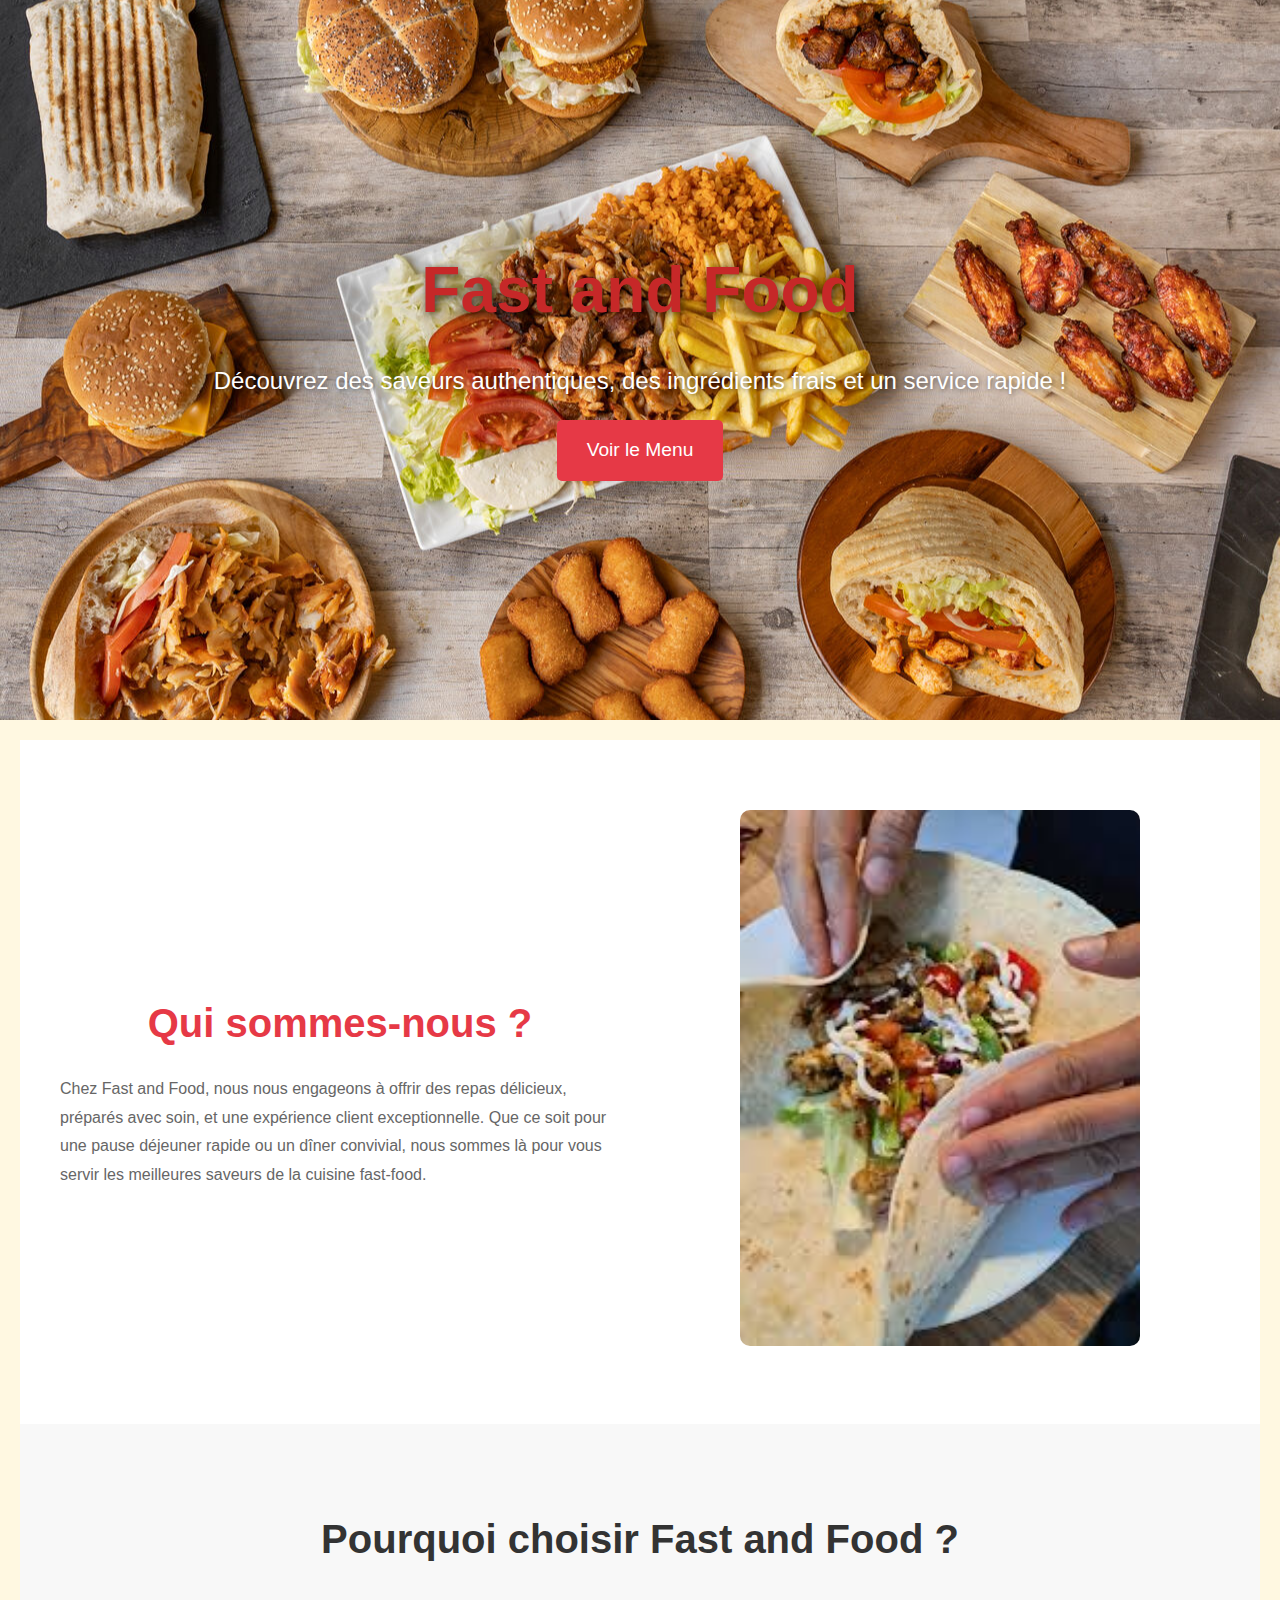
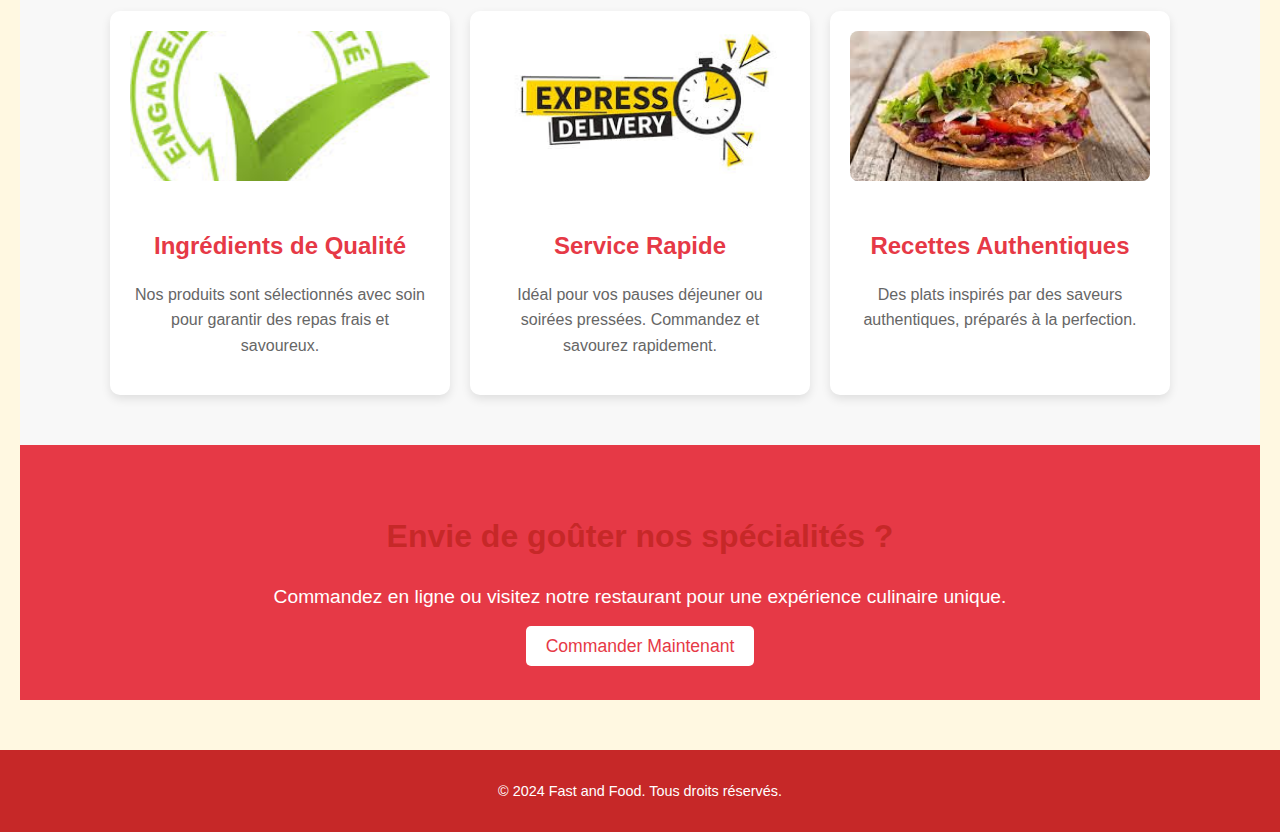
<file: index.html>
<!DOCTYPE html>
<html lang="fr">
<head>
    <meta charset="UTF-8">
    <meta name="viewport" content="width=device-width, initial-scale=1.0">
    <title>Fast and Food - Accueil</title>
    <link rel="stylesheet" href="style.css">
</head>
<body>
    <header class="hero">
        <div class="hero-content">
            <h1>Fast and Food </h1>
            <p>Découvrez des saveurs authentiques, des ingrédients frais et un service rapide !</p>
            <a href="menu.html" class="btn-primary">Voir le Menu</a>
        </div>
    </header>

    <main>
        <!-- Section À propos -->
        <section class="about">
            <div class="about-content">
                <h2>Qui sommes-nous ?</h2>
                <p>Chez Fast and Food, nous nous engageons à offrir des repas délicieux, préparés avec soin, et une expérience client exceptionnelle. Que ce soit pour une pause déjeuner rapide ou un dîner convivial, nous sommes là pour vous servir les meilleures saveurs de la cuisine fast-food.</p>
            </div>
            <div class="about-image">
                <img src="Prep kebab.JPG" alt="Préparation de Kebab">
            </div>
        </section>

        <!-- Section Points Forts -->
        <section class="features">
            <h2>Pourquoi choisir Fast and Food ?</h2>
            <div class="features-grid">
                <div class="feature">
                    <img src="Qualité.JPG" alt="Ingrédients frais">
                    <h3>Ingrédients de Qualité</h3>
                    <p>Nos produits sont sélectionnés avec soin pour garantir des repas frais et savoureux.</p>
                </div>
                <div class="feature">
                    <img src="Service rapide.JPG" alt="Service rapide">
                    <h3>Service Rapide</h3>
                    <p>Idéal pour vos pauses déjeuner ou soirées pressées. Commandez et savourez rapidement.</p>
                </div>
                <div class="feature">
                    <img src="Kebab authentique.JPG" alt="Recettes uniques">
                    <h3>Recettes Authentiques</h3>
                    <p>Des plats inspirés par des saveurs authentiques, préparés à la perfection.</p>
                </div>
            </div>
        </section>

        <!-- Section Appel à l'action -->
        <section class="cta">
            <h2>Envie de goûter nos spécialités ?</h2>
            <p>Commandez en ligne ou visitez notre restaurant pour une expérience culinaire unique.</p>
            <a href="menu.html" class="btn-secondary">Commander Maintenant</a>
        </section>
    </main>

    <footer>
        <p>&copy; 2024 Fast and Food. Tous droits réservés.</p>
    </footer>
</body>
</html>
</file>
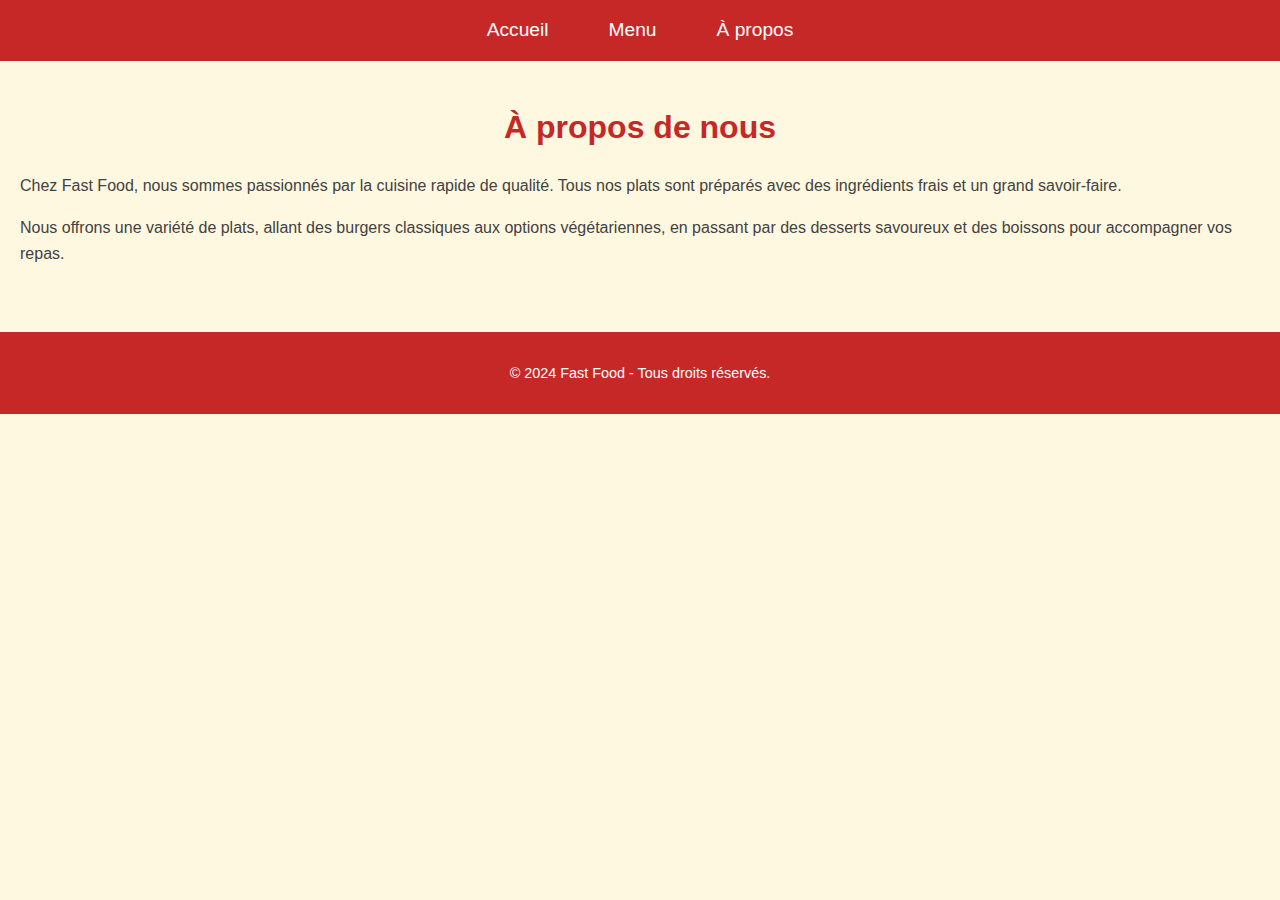
<file: about.html>
<!DOCTYPE html>
<html lang="fr">
<head>
    <meta charset="UTF-8">
    <meta name="viewport" content="width=device-width, initial-scale=1.0">
    <title>Fast and Food - À propos</title>
    <link rel="stylesheet" href="style.css">
</head>
<body>
    <header>
        <nav>
            <ul>
                <li><a href="index.html">Accueil</a></li>
                <li><a href="menu.html">Menu</a></li>
                <li><a href="about.html">À propos</a></li>
            </ul>
        </nav>
    </header>

    <main>
        <section>
            <h1>À propos de nous</h1>
            <p>Chez Fast Food, nous sommes passionnés par la cuisine rapide de qualité. Tous nos plats sont préparés avec des ingrédients frais et un grand savoir-faire.</p>
            <p>Nous offrons une variété de plats, allant des burgers classiques aux options végétariennes, en passant par des desserts savoureux et des boissons pour accompagner vos repas.</p>
        </section>
    </main>

    <footer>
        <p>&copy; 2024 Fast Food - Tous droits réservés.</p>
    </footer>
</body>
</html>
</file>
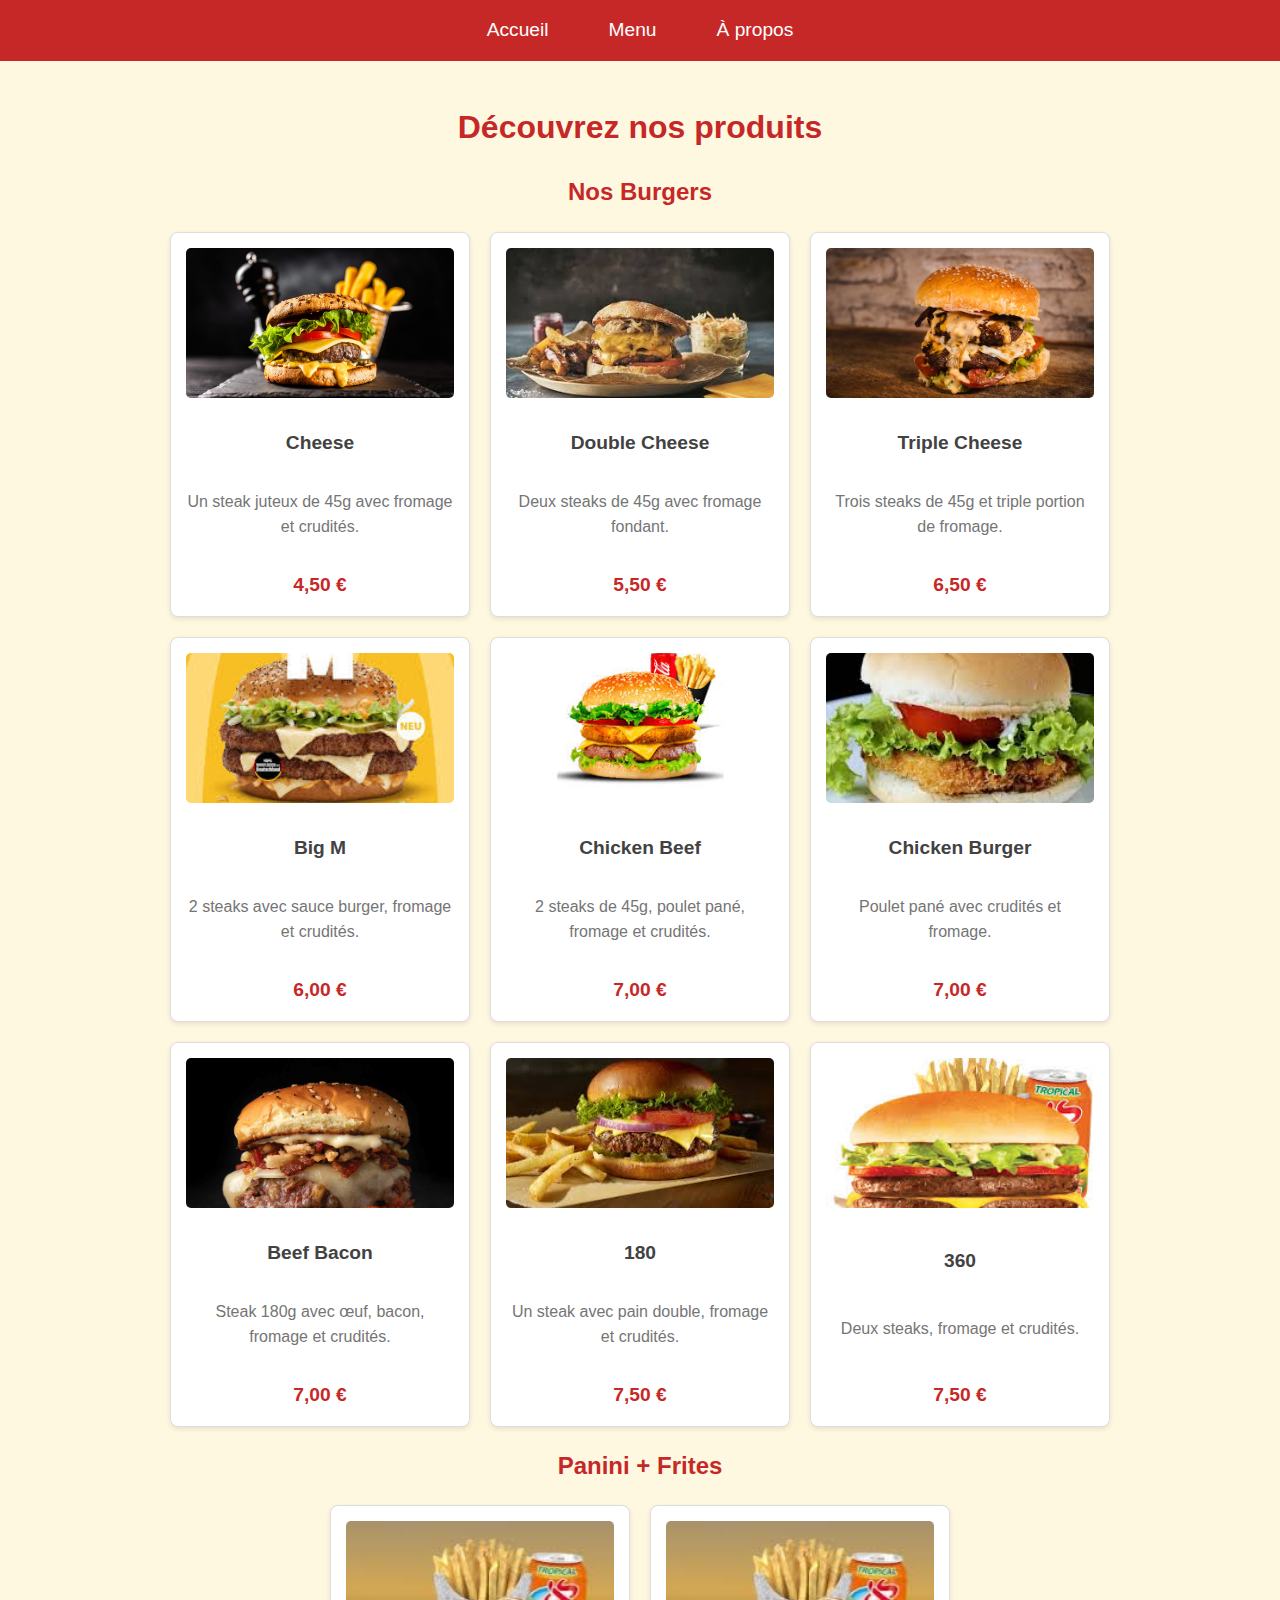
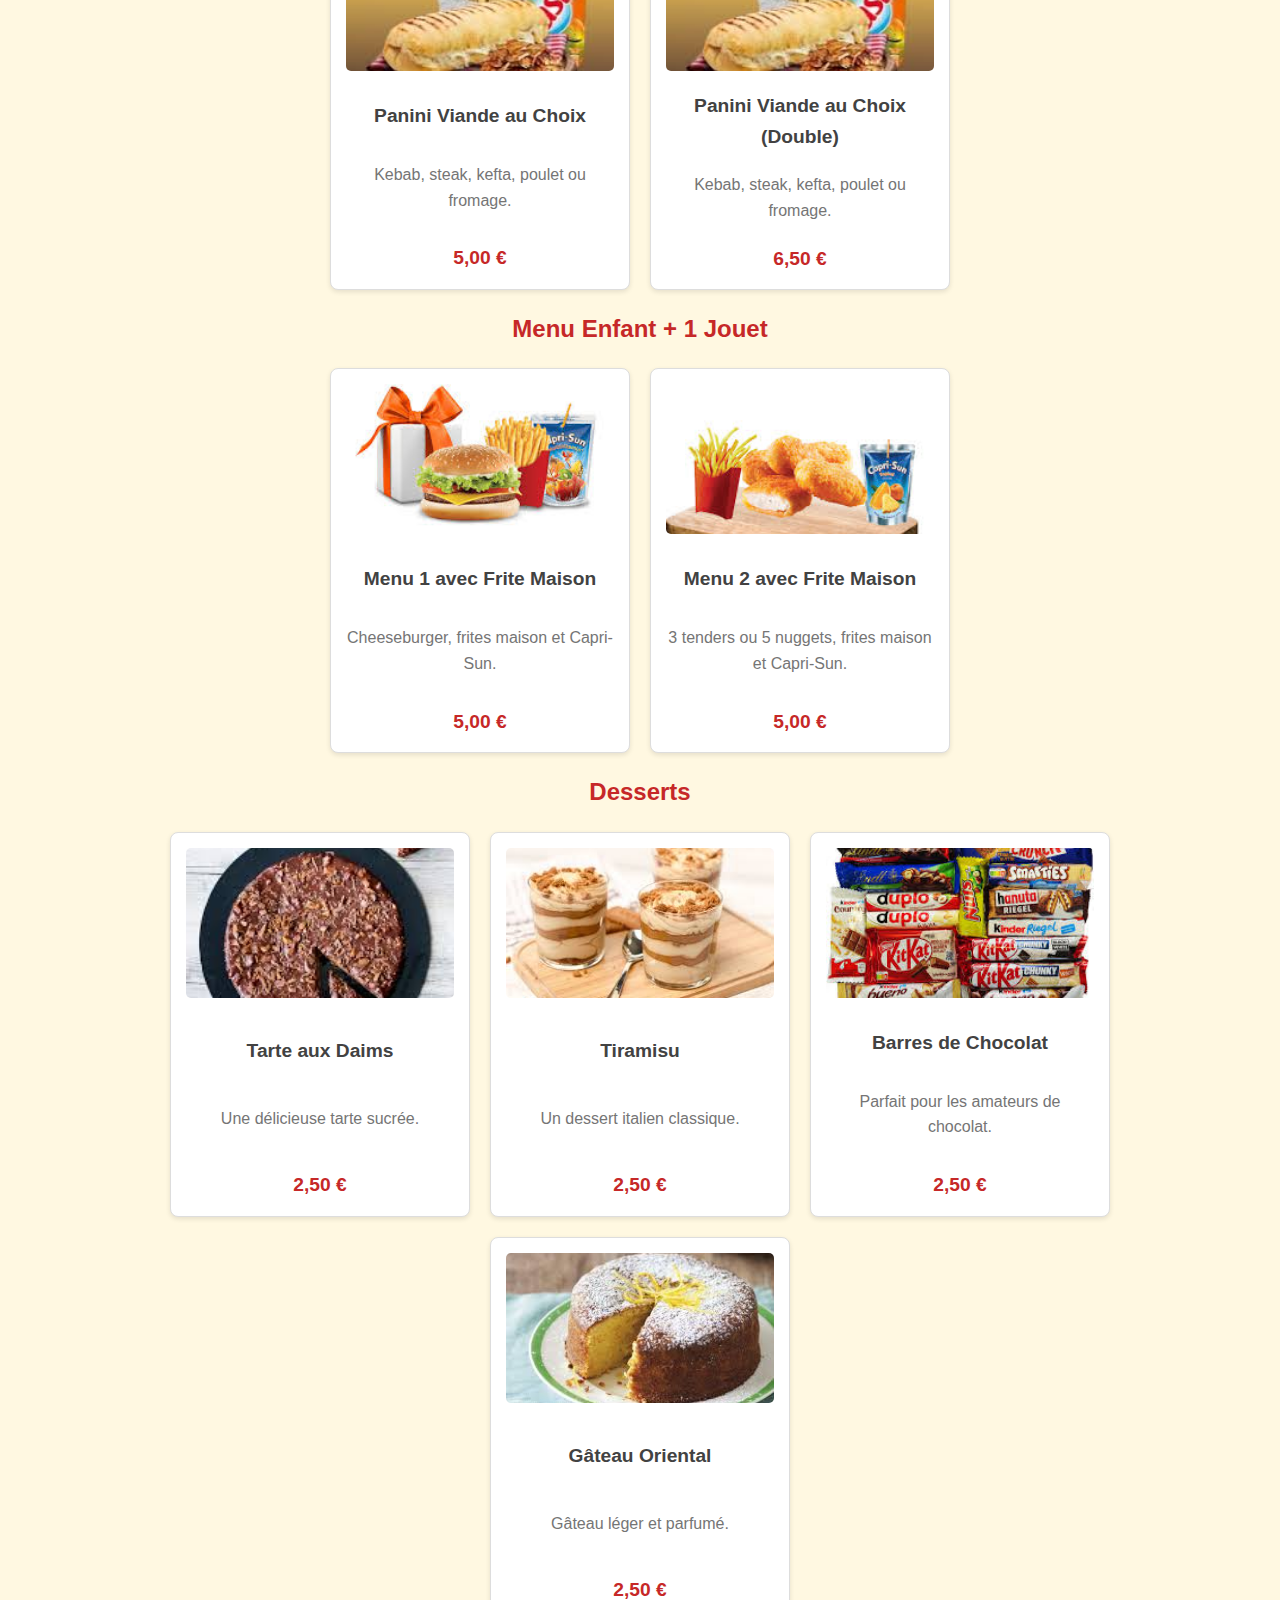
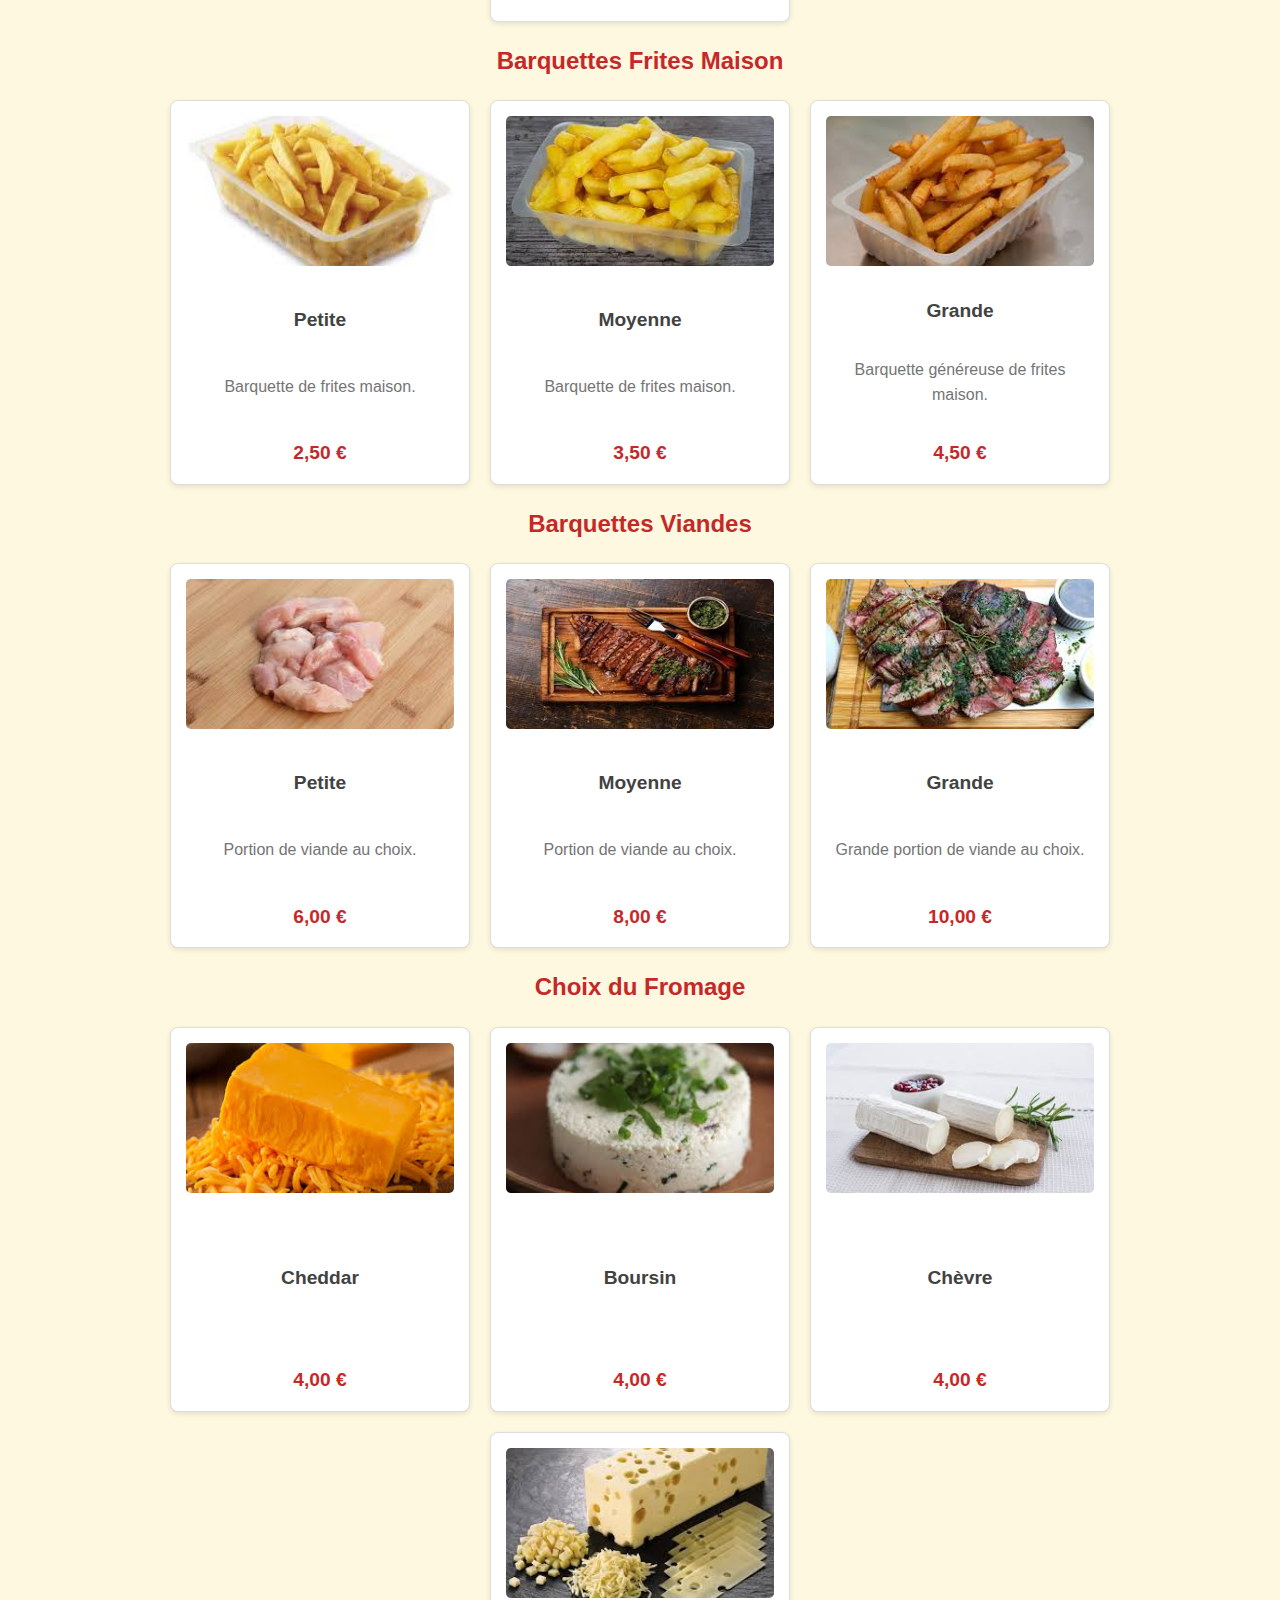
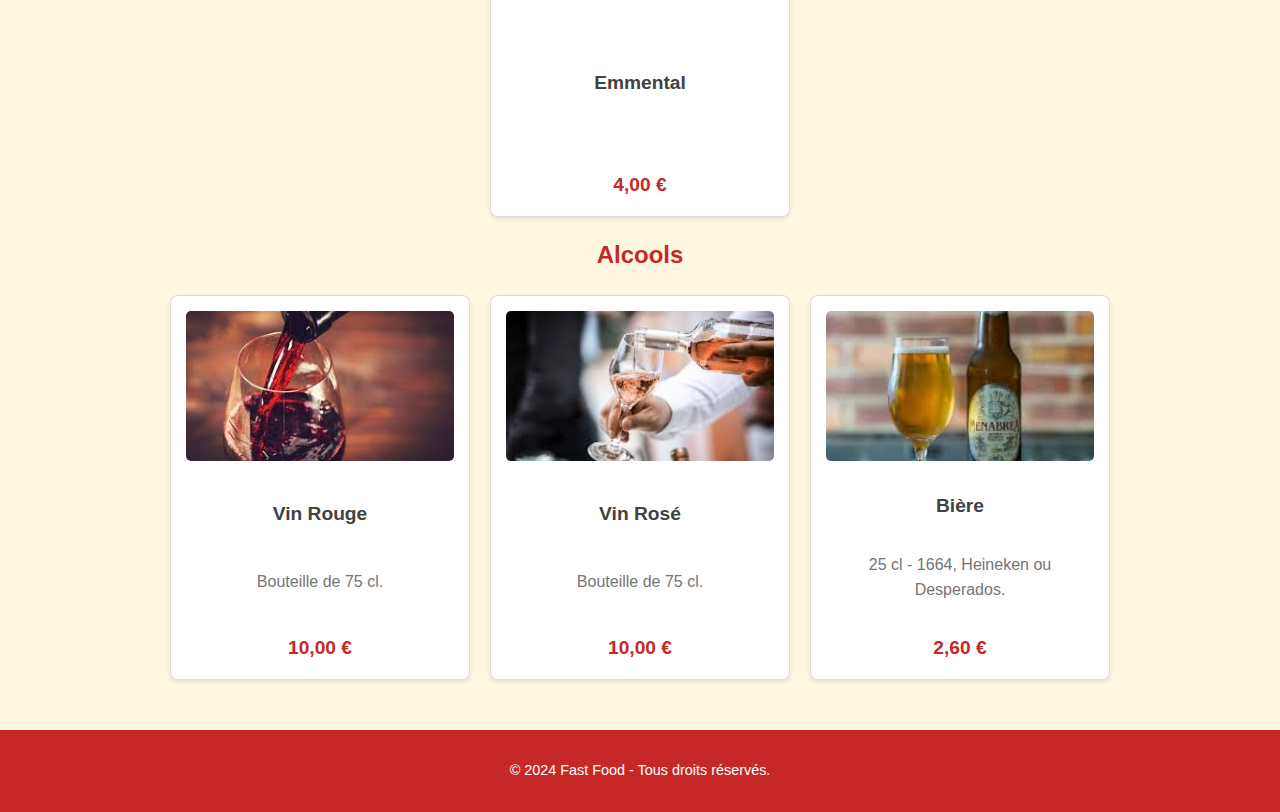
<file: menu.html>
<!DOCTYPE html>
<html lang="fr">
<head>
    <meta charset="UTF-8">
    <meta name="viewport" content="width=device-width, initial-scale=1.0">
    <title>Fast and Food - Menu</title>
    <link rel="stylesheet" href="style.css">
</head>
<body>
    <header>
        <nav>
            <ul>
                <li><a href="index.html">Accueil</a></li>
                <li><a href="menu.html">Menu</a></li>
                <li><a href="about.html">À propos</a></li>
            </ul>
        </nav>
    </header>

    <main>
        <section>
            <h1>Découvrez nos produits</h1>            

            <!-- Catégorie : Burgers Classique -->
            <div class="category">
                <h2>Nos Burgers </h2>
                <div class="products">
                    <div class="product">
                        <img src="Cheeseburger.JPG" alt="Cheese Burger">
                        <h3>Cheese</h3>
                        <p>Un steak juteux de 45g avec fromage et crudités.</p>
                        <span class="price">4,50 €</span>
                    </div>
                    <div class="product">
                        <img src="Double cheeseburger.JPG" alt="Double Cheese Burger">
                        <h3>Double Cheese</h3>
                        <p>Deux steaks de 45g avec fromage fondant.</p>
                        <span class="price">5,50 €</span>
                    </div>
                    <div class="product">
                        <img src="Triple cheese.JPG" alt="Triple Cheese Burger">
                        <h3>Triple Cheese</h3>
                        <p>Trois steaks de 45g et triple portion de fromage.</p>
                        <span class="price">6,50 €</span>
                    </div>
                    <div class="product">
                        <img src="BIG M.JPG" alt="Big M">
                        <h3>Big M</h3>
                        <p>2 steaks avec sauce burger, fromage et crudités.</p>
                        <span class="price">6,00 €</span>
                    </div>
                    <div class="product">
                        <img src="Chicken beef.JPG" alt="Chicken Beef">
                        <h3>Chicken Beef</h3>
                        <p>2 steaks de 45g, poulet pané, fromage et crudités.</p>
                        <span class="price">7,00 €</span>
                    </div>
                    <div class="product">
                        <img src="Chicken burger.JPG" alt="Chicken Burger">
                        <h3>Chicken Burger</h3>
                        <p>Poulet pané avec crudités et fromage.</p>
                        <span class="price">7,00 €</span>
                    </div>
                    <div class="product">
                        <img src="Beef Bacon.JPG" alt="Big Bacon">
                        <h3>Beef Bacon</h3>
                        <p>Steak 180g avec œuf, bacon, fromage et crudités.</p>
                        <span class="price">7,00 €</span>
                    </div>
                    <div class="product">
                        <img src="180.JPG" alt="180">
                        <h3>180</h3>
                        <p>Un steak avec pain double, fromage et crudités.</p>
                        <span class="price">7,50 €</span>
                    </div>
                    <div class="product">
                        <img src="360.JPG" alt="360">
                        <h3>360</h3>
                        <p>Deux steaks, fromage et crudités.</p>
                        <span class="price">7,50 €</span>
                    </div>
                </div>
            </div>

            <!-- Catégorie : Panini + Frites -->
            <div class="category">
                <h2>Panini + Frites</h2>
                <div class="products">
                    <div class="product">
                        <img src="Panini.JPG" alt="Panini Viande 1">
                        <h3>Panini Viande au Choix</h3>
                        <p>Kebab, steak, kefta, poulet ou fromage.</p>
                        <span class="price">5,00 €</span>
                    </div>
                    <div class="product">
                        <img src="Panini.JPG" alt="Panini Viande 2">
                        <h3>Panini Viande au Choix (Double)</h3>
                        <p>Kebab, steak, kefta, poulet ou fromage.</p>
                        <span class="price">6,50 €</span>
                    </div>
                </div>
            </div>

            <!-- Catégorie : Menu Enfant -->
            <div class="category">
                <h2>Menu Enfant + 1 Jouet</h2>
                <div class="products">
                    <div class="product">
                        <img src="Menu enfant.JPG" alt="Menu Enfant 1">
                        <h3>Menu 1 avec Frite Maison</h3>
                        <p>Cheeseburger, frites maison et Capri-Sun.</p>
                        <span class="price">5,00 €</span>
                    </div>
                    <div class="product">
                        <img src="Menu enfant2.JPG" alt="Menu Enfant 2">
                        <h3>Menu 2 avec Frite Maison</h3>
                        <p>3 tenders ou 5 nuggets, frites maison et Capri-Sun.</p>
                        <span class="price">5,00 €</span>
                    </div>
                </div>
            </div>                       
                        <!-- Catégorie : Desserts -->
                        <div class="category">
                            <h2>Desserts</h2>
                            <div class="products">
                                <div class="product">
                                    <img src="Tarte aux daims.JPG" alt="Tarte aux Daims">
                                    <h3>Tarte aux Daims</h3>
                                    <p>Une délicieuse tarte sucrée.</p>
                                    <span class="price">2,50 €</span>
                                </div>
                                <div class="product">
                                    <img src="Tiramisu.JPG" alt="Tiramisu">
                                    <h3>Tiramisu</h3>
                                    <p>Un dessert italien classique.</p>
                                    <span class="price">2,50 €</span>
                                </div>
                                <div class="product">
                                    <img src="Barres de chocolats.JPG" alt="Barres de Chocolat">
                                    <h3>Barres de Chocolat</h3>
                                    <p>Parfait pour les amateurs de chocolat.</p>
                                    <span class="price">2,50 €</span>
                                </div>
                                <div class="product">
                                    <img src="Gateau oriental.JPG" alt="Gâteau Oriental">
                                    <h3>Gâteau Oriental</h3>
                                    <p>Gâteau léger et parfumé.</p>
                                    <span class="price">2,50 €</span>
                                </div>
                            </div>
                        </div>
            
                        <!-- Catégorie : Barquettes Frites Maison -->
                        <div class="category">
                            <h2>Barquettes Frites Maison</h2>
                            <div class="products">
                                <div class="product">
                                    <img src="Petite frites.JPG" alt="Petite Barquette">
                                    <h3>Petite</h3>
                                    <p>Barquette de frites maison.</p>
                                    <span class="price">2,50 €</span>
                                </div>
                                <div class="product">
                                    <img src="Moyenne frite.JPG" alt="Moyenne Barquette">
                                    <h3>Moyenne</h3>
                                    <p>Barquette de frites maison.</p>
                                    <span class="price">3,50 €</span>
                                </div>
                                <div class="product">
                                    <img src="Grande frite.JPG" alt="Grande Barquette">
                                    <h3>Grande</h3>
                                    <p>Barquette généreuse de frites maison.</p>
                                    <span class="price">4,50 €</span>
                                </div>
                            </div>
                        </div>
            
                        <!-- Catégorie : Barquettes Viandes -->
                        <div class="category">
                            <h2>Barquettes Viandes</h2>
                            <div class="products">
                                <div class="product">
                                    <img src="Petite portion de viande.JPG" alt="Petite Barquette Viande">
                                    <h3>Petite</h3>
                                    <p>Portion de viande au choix.</p>
                                    <span class="price">6,00 €</span>
                                </div>
                                <div class="product">
                                    <img src="moyenne portion de viande.JPG" alt="Moyenne Barquette Viande">
                                    <h3>Moyenne</h3>
                                    <p>Portion de viande au choix.</p>
                                    <span class="price">8,00 €</span>
                                </div>
                                <div class="product">
                                    <img src="grande portion de viande.JPG" alt="Grande Barquette Viande">
                                    <h3>Grande</h3>
                                    <p>Grande portion de viande au choix.</p>
                                    <span class="price">10,00 €</span>
                                </div>
                            </div>
                        </div>
            
                        <!-- Catégorie : Choix du Fromage -->
                        <div class="category">
                            <h2>Choix du Fromage</h2>
                            <div class="products">
                            <div class="product">
                                    <img src="Cheddar.JPG" alt="Choix du Fromage">
                                    <h3>Cheddar</h3>                                    
                                    <span class="price">4,00 €</span>
                            </div>
                            <div class="product">
                                <img src="Boursin.JPG" alt="Choix du Fromage">
                                <h3>Boursin</h3>
                                <span class="price">4,00 €</span>
                            </div>
                            <div class="product">
                               <img src="Chèvre.JPG" alt="Choix du Fromage">
                               <h3>Chèvre</h3>
                               <span class="price">4,00 €</span>
                            </div>
                            <div class="product">
                                <img src="Emmental.JPG" alt="Choix du Fromage">
                                <h3>Emmental</h3>
                                <span class="price">4,00 €</span>
                            </div> 
                        </div>
                    </div>           
                        <!-- Catégorie : Alcools -->
                        <div class="category">
                            <h2>Alcools</h2>
                            <div class="products">
                                <div class="product">
                                    <img src="Vin rouge.JPG" alt="Vin Rouge">
                                    <h3>Vin Rouge</h3>
                                    <p>Bouteille de 75 cl.</p>
                                    <span class="price">10,00 €</span>
                                </div>
                                <div class="product">
                                    <img src="Rosé.JPG" alt="Vin Rosé">
                                    <h3>Vin Rosé</h3>
                                    <p>Bouteille de 75 cl.</p>
                                    <span class="price">10,00 €</span>
                                </div>
                                <div class="product">
                                    <img src="Bière.JPG" alt="Bière">
                                    <h3>Bière</h3>
                                    <p>25 cl - 1664, Heineken ou Desperados.</p>
                                    <span class="price">2,60 €</span>
                                </div>
                            </div>
                        </div>
                    </section>                
                   <!-- Autres catégories... -->
        </section>
    </main>

    <footer>
        <p>&copy; 2024 Fast Food - Tous droits réservés.</p>
    </footer>
</body>
</html>
</file>
<file: style.css>
/* Corps de la page */
body {
    margin: 0;
    font-family: 'Roboto', sans-serif;
    color: #333;
    line-height: 1.6;
    background-color: #f7f7f7;
}

/* En-tête Hero */
.hero {
    background: url('Header kebab.JPG') no-repeat center center/cover;
    height: 80vh;
    display: flex;
    justify-content: center;
    align-items: center;
    text-align: center;
    color: white;
    position: relative;
    padding: 0 20px;
}

.hero-content h1 {
    font-size: 4rem;
    margin: 0;
    text-shadow: 2px 2px 8px rgba(0, 0, 0, 0.7);
}

.hero-content p {
    font-size: 1.5rem;
    margin: 20px 0;
    text-shadow: 1px 1px 5px rgba(0, 0, 0, 0.5);
}

.btn-primary {
    display: inline-block;
    padding: 15px 30px;
    background-color: #e63946;
    color: white;
    font-size: 1.2rem;
    border: none;
    border-radius: 5px;
    text-decoration: none;
    cursor: pointer;
    transition: background-color 0.3s;
}

.btn-primary:hover {
    background-color: #d62839;
}

/* Section À propos */
.about {
    display: flex;
    align-items: center;
    justify-content: space-between;
    padding: 50px 20px;
    background-color: #fff;
    max-width: 1200px;
    margin: 0 auto;
}

.about-content {
    flex: 1;
    padding: 20px;
}

.about-content h2 {
    font-size: 2.5rem;
    color: #e63946;
    margin-bottom: 20px;
}

.about-content p {
    font-size: 1rem;
    line-height: 1.8;
    color: #666;
}

.about-image {
    flex: 1;
    padding: 20px;
    text-align: center;
}

.about-image img {
    width: 100%;
    max-width: 400px;
    border-radius: 10px;
}

/* Section Points Forts */
.features {
    padding: 50px 20px;
    background: #f8f8f8;
    text-align: center;
}

.features h2 {
    font-size: 2.5rem;
    color: #333;
    margin-bottom: 40px;
}

.features-grid {
    display: flex;
    gap: 20px;
    flex-wrap: wrap;
    justify-content: center;
}

.feature {
    background: white;
    padding: 20px;
    border-radius: 10px;
    box-shadow: 0 4px 10px rgba(0, 0, 0, 0.1);
    text-align: center;
    width: 300px;
    transition: transform 0.3s;
}

.feature:hover {
    transform: translateY(-5px);
}

.feature img {
    width: 100%;
    height: 150px;
    object-fit: cover;
    border-radius: 8px;
    margin-bottom: 15px;
}

.feature h3 {
    font-size: 1.5rem;
    color: #e63946;
    margin-bottom: 10px;
}

.feature p {
    font-size: 1rem;
    color: #666;
}

/* Section Appel à l'action */
.cta {
    background: #e63946;
    color: white;
    text-align: center;
    padding: 40px 20px;
}

.cta h2 {
    font-size: 2rem;
    margin-bottom: 10px;
}

.cta p {
    font-size: 1.2rem;
    margin-bottom: 20px;
}

.btn-secondary {
    background: white;
    color: #e63946;
    padding: 10px 20px;
    font-size: 1.1rem;
    border: none;
    border-radius: 5px;
    text-decoration: none;
    transition: background-color 0.3s, color 0.3s;
}

.btn-secondary:hover {
    background: #f7f7f7;
    color: #d62839;
}

/* Pied de page */
body {
    font-family: 'Roboto', sans-serif;
    margin: 0;
    padding: 0;
    background-color: #FFF8E1; /* Beige neutre */
    color: #424242; /* Gris anthracite */
}

header {
    background-color: #C62828; /* Rouge profond */
    color: #fff;
    padding: 15px 0;
    text-align: center;
}

header nav ul {
    list-style: none;
    padding: 0;
    margin: 0;
    display: flex;
    justify-content: center;
    gap: 30px;
}

header nav ul li {
    display: inline;
}

header nav ul li a {
    color: white;
    text-decoration: none;
    font-size: 1.2rem;
    padding: 8px 15px;
    transition: background-color 0.3s;
}

header nav ul li a:hover,
header nav ul li a.active {
    background-color: #FFC107; /* Jaune doré */
    border-radius: 5px;
}

main {
    padding: 20px;
}

/* Section Titles */
h1, h2 {
    text-align: center;
    color: #C62828; /* Rouge profond */
    margin-bottom: 20px;
}

/* Products */
.products {
    display: flex;
    justify-content: center;
    gap: 20px;
    flex-wrap: wrap;
}

.product {
    background: white;
    border: 1px solid #ddd;
    border-radius: 8px;
    text-align: center;
    padding: 15px;
    width: 300px; /* Fixed width */
    height: 385px; /* Fixed height */
    box-shadow: 0 2px 5px rgba(0, 0, 0, 0.1);
    display: flex;
    flex-direction: column;
    justify-content: space-between;
    box-sizing: border-box;
}

.product img {
    width: 100%;
    height: 150px; /* Fixed height for images */
    object-fit: cover; /* Scale and crop images proportionally */
    border-radius: 5px;
    margin-bottom: 10px;
}

.product h3 {
    margin: 10px 0;
    font-size: 1.2rem;
    color: #424242; /* Gris anthracite */
}

.product p {
    font-size: 1rem;
    color: #757575; /* Light gray for descriptions */
    margin: 10px 0;
}

.product .price {
    color: #C62828; /* Rouge profond */
    font-weight: bold;
    font-size: 1.2rem;
    margin-top: 10px;
}

/* Footer */
footer {
    text-align: center;
    background-color: #C62828; /* Rouge profond */
    color: white;
    padding: 15px 0;
    font-size: 0.9rem;
    margin-top: 30px;
}
</file>
